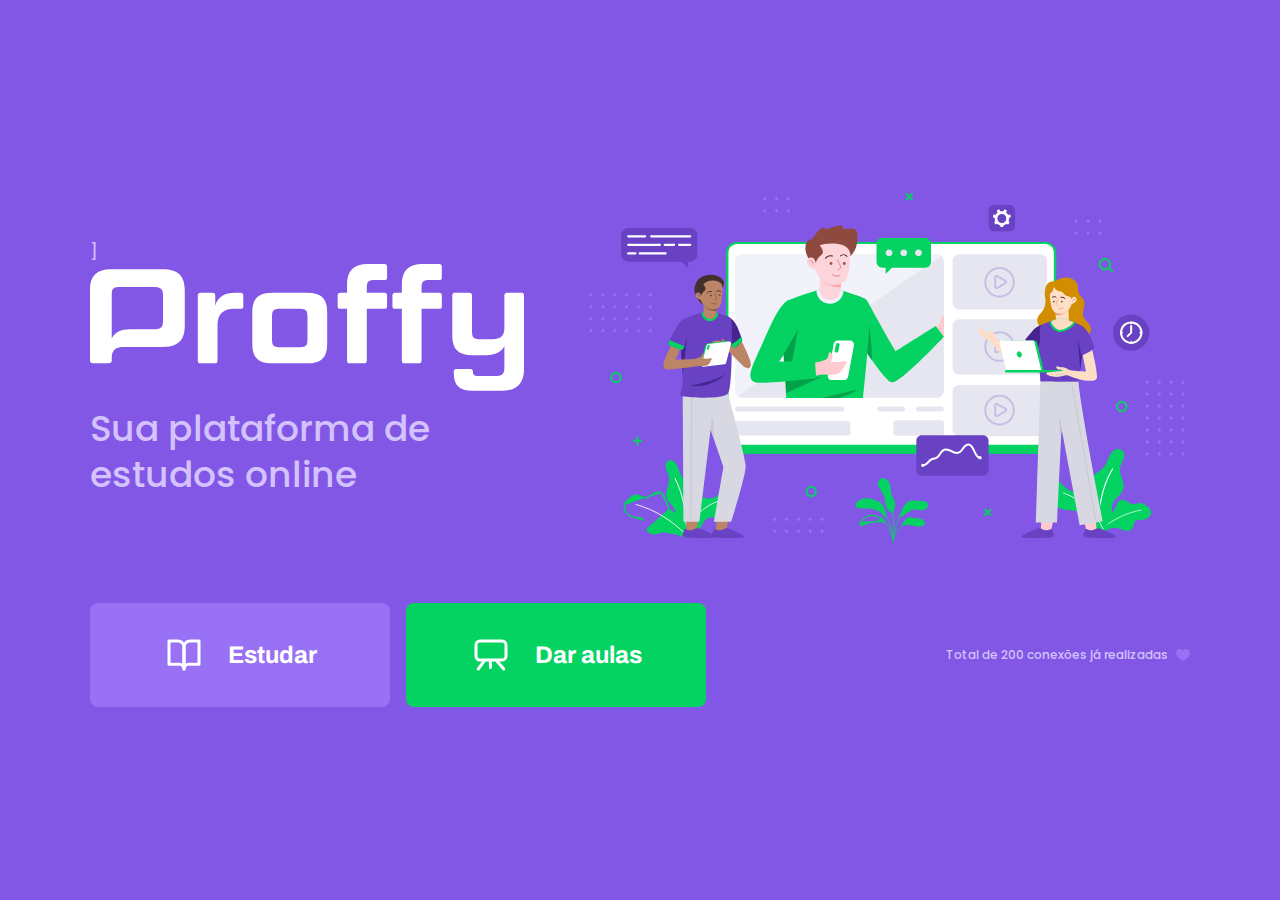
<file: index.html>
<!DOCTYPE html>
<html lang="pt-br">

<head>
  <meta charset="UTF-8">
  <meta name="viewport" content="width=device-width, initial-scale=1.0">
  
  <meta name="theme-color" content="#8257E5">

  <title>Proffy | Sua plataforma de estudos online</title>

  <link rel="shorcut icon" href="/images/favicon.png" type="image/png">

  <link rel="stylesheet" href="/styles/main.css">
  <link rel="stylesheet" href="/styles/partials/page-landing.css">

  <link href="https://fonts.googleapis.com/css2?family=Archivo:wght@400;700&amp;family=Poppins:wght@400;600&amp;display=swap" rel="stylesheet">
  
</head>

<body id="page-landing">

  <div id="container">
    <div class="logo-container">]
      <img src="/images/logo.svg" alt="Proffy">
      <h2>Sua plataforma de estudos online</h2>
    </div>

    <img class="hero-image" src="/images/landing.svg" alt="Plataforma de estudos">

    <div class="buttons-container">
      <a class="study" href="/study.html">
        <img src="/images/icons/study.svg" alt="Estudar">
        Estudar
      </a>
      <a class="give-classes" href="/give-class.html">
        <img src="/images/icons/give-classes.svg" alt="Dar aulas">
        Dar aulas
      </a>
    </div>

    <p class="total-connections">
      Total de 200 conexões já realizadas
      <img src="/images/icons/purple-heart.svg" alt="Coração roxo">
    </p>
  </div>
  
</body>

</html>
</file>
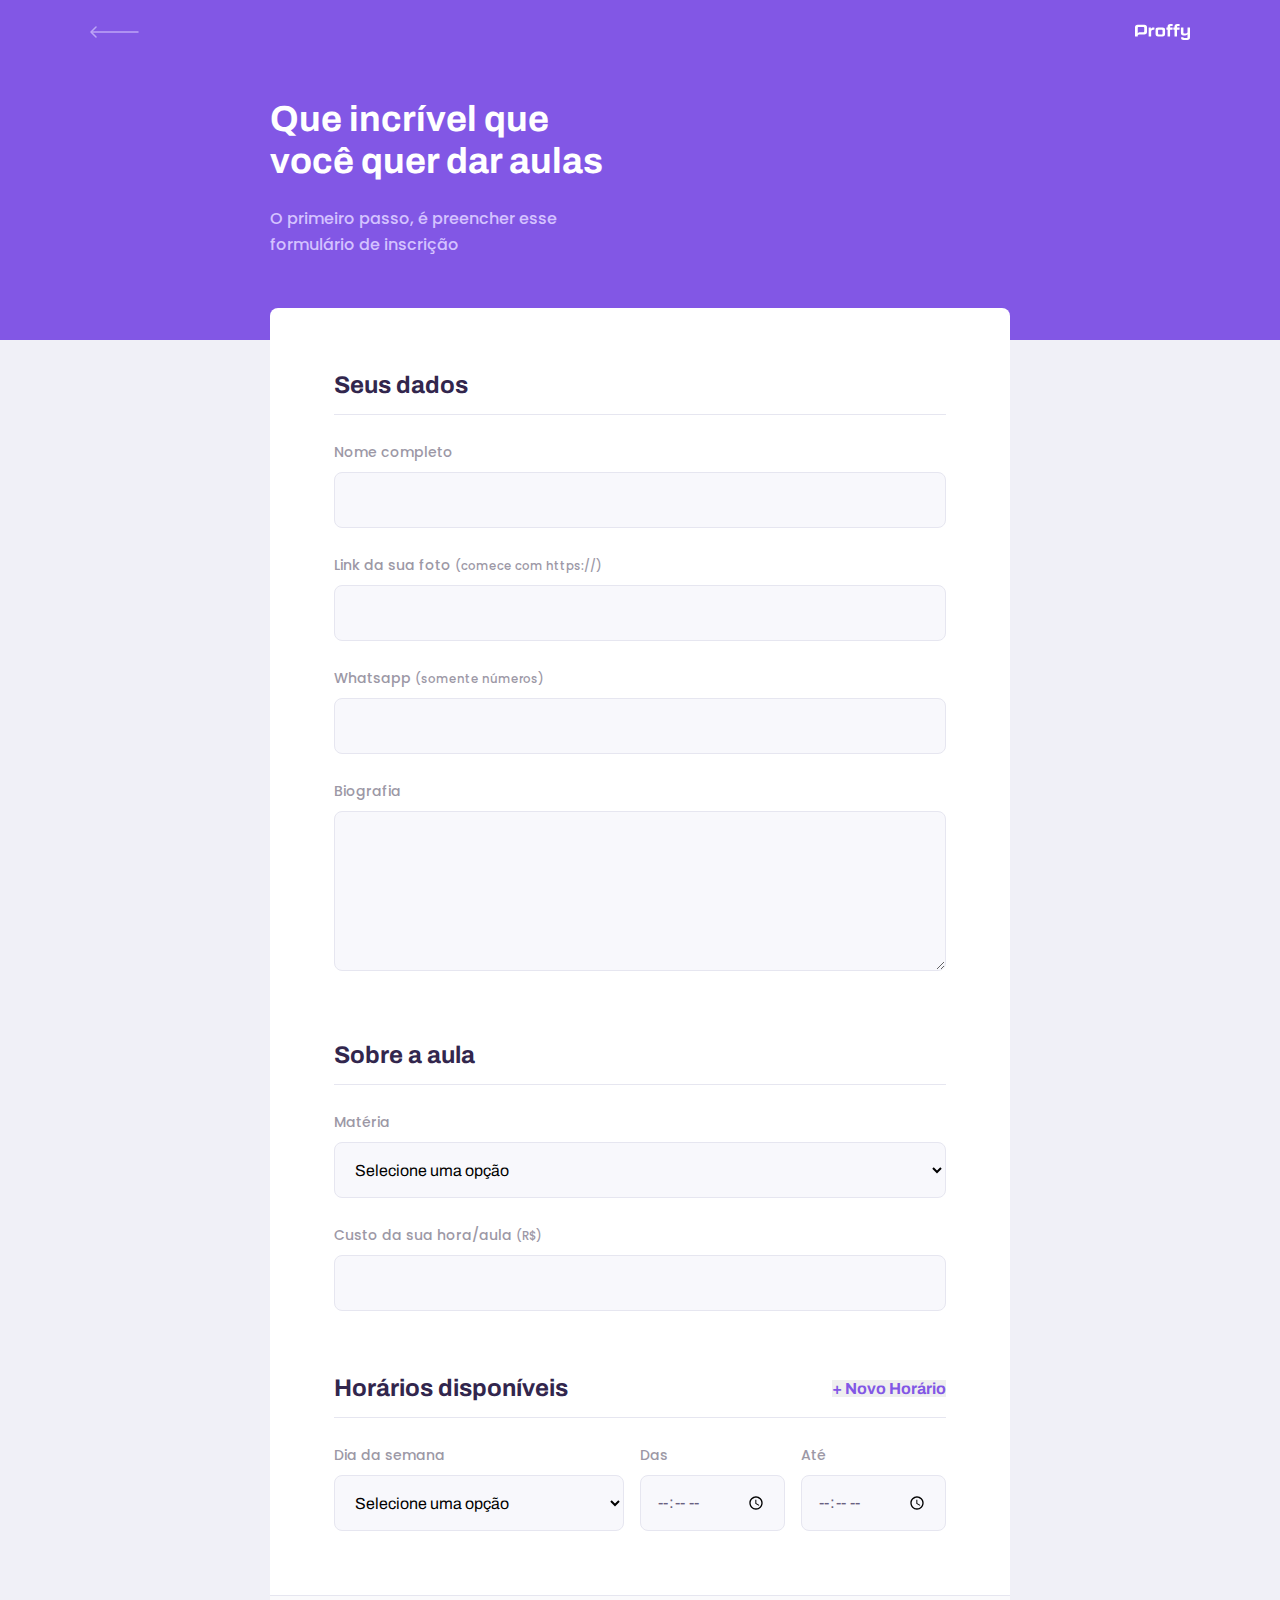
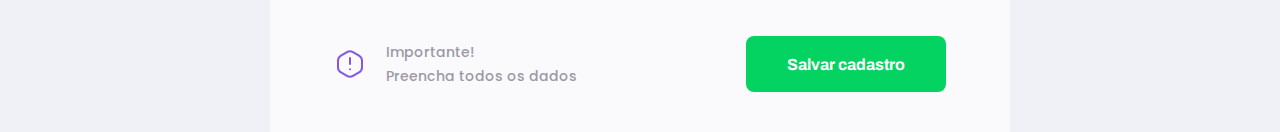
<file: give-class.html>
<!DOCTYPE html>
<html lang="pt-br">

<head>
  <meta charset="UTF-8">
  <meta name="viewport" content="width=device-width, initial-scale=1.0">
  <meta name="theme-color" content="#8257E5">

  <title>Proffy | Sua plataforma de estudos online</title>

  <link rel="shorcut icon" href="/images/favicon.png" type="image/png">

  <link rel="stylesheet" href="/styles/main.css">
  <link rel="stylesheet" href="/styles/partials/forms.css">
  <link rel="stylesheet" href="/styles/partials/header.css">
  <link rel="stylesheet" href="/styles/partials/page-give-classes.css">



  <link href="https://fonts.googleapis.com/css2?family=Archivo:wght@400;700&amp;family=Poppins:wght@400;600&amp;display=swap" rel="stylesheet">

  <script src="/scripts/addField.js" defer></script>

</head>

<body id="page-give-classes">

  <div id="container">
    <header class="page-header">
      
      <div class="top-bar-container">
        <a href="/">
          <img src="/images/icons/back.svg" alt="Voltar">
        </a>
        <img src="/images/logo.svg" alt="Proffy">
      </div>

      <div class="header-content">
        <strong>Que incrível que você quer dar aulas</strong>
        <p>O primeiro passo, é preencher esse formulário de inscrição</p>
      </div>
    </header>

    <main>
    
      <form action="" id="create-class">
        <fieldset>
          <legend>Seus dados</legend>

          <div class="input-block">
            <label for="name">Nome completo</label>
            <input name="name" id="name" required>
          </div> 

          <div class="input-block">
            <label for="avatar">Link da sua foto <small>(comece com https://)</small></label>
            <input type="avatar" id="avatar" type="url" required>
          </div>

          <div class="input-block">
            <label for="whatsapp">Whatsapp <small>(somente números)</small></label>
            <input type="whatsapp" id="whatsapp" type="number" required>
          </div>

          <div class="textarea-block">
            <label for="bio">Biografia</label>
            <textarea name="bio" id="bio" required></textarea>
          </div>
        </fieldset>

        <fieldset>
          <legend>Sobre a aula</legend>
          <div class="select-block">
            <label for="subject">Matéria</label>
            <select name="subject" id="subject" required>
              <option value="">Selecione uma opção</option>
              <option value="1">Artes</option>
              <option value="2">Biologia</option>
              <option value="3">Ciências</option>
              <option value="4">Educação Física</option>
              <option value="5">Física</option>
              <option value="6">Geografia</option>
              <option value="7">Hístoria</option>
              <option value="8">Matemática</option>
              <option value="9">Português</option>
              <option value="10">Química</option>
            </select>
          </div>

          <div class="input-block">
            <label for="cost">Custo da sua hora/aula
              <small>(R$)</small>
            </label>
            <input type="cost" id="cost" type="number" required>
          </div>
        </fieldset>

        <fieldset id="schedule-items">
          <legend>Horários disponíveis
            <button id="add-time">+ Novo Horário</button>
          </legend>

          <div class="schedule-item">
            <div class="select-block">
              <label for="weekday">Dia da semana</label>
              <select name="weekday[]" id="weekday" required>
                <option value="">Selecione uma opção</option>
                <option value="0">Domingo</option>
                <option value="1">Segunda-feira</option>
                <option value="2">Terça-feira</option>
                <option value="3">Quarta-feira</option>
                <option value="4">Quinta-feira</option>
                <option value="5">Sexta-feira</option>
                <option value="6">Sábado</option>
              </select>
            </div>

            <div class="input-block">
              <label for="time_from">Das</label>
              <input type="time" name="time_from[]" required>
            </div>

            <div class="input-block">
              <label for="time_to">Até</label>
              <input type="time" name="time_to[]" required>
            </div>

          </div>

        </fieldset>
      </form>
      
      <footer>
        <p>
          <img src="/images/icons/warning.svg" alt="Aviso importante">
          Importante! <br>
          Preencha todos os dados
        </p>
        <button type="submit" form="create-class">Salvar cadastro</button>
      </footer>
    </main>
  </div>
  
</body>

</html>
</file>
<file: styles/main.css>
:root {
  --color-background: #F0F0F7;
  --color-primary-lighter: #9871F5;
  --color-primary-light: #916BEA;
  --color-primary: #8257E5;
  --color-primary-dark: #774DD6;
  --color-primary-darker: #6842c2;
  --color-secondary: #04D361;
  --color-secondary-dark: #04BF58;
  --color-title-in-primary: #FFFFFF;
  --color-text-in-primary: #D4C2FF;
  --color-text-title: #32264D;
  --color-text-complement: #9C98A6;
  --color-text-base: #6A6180;
  --color-line-in-white: #E6E6F0;
  --color-input-background: #F8F8FC;
  --color-button-text: #FFFFFF;
  --color-box-base: #FFFFFF;
  --color-box-footer: #FAFAFC;
  --color-small-info: #C1BCCC;
  font-size: 60%; /* controle das medidas rem */
}

* {
  margin: 0;
  padding: 0;
  box-sizing: border-box;
}

html,
body {
  height: 100vh;
}

body{
  background: var(--color-background);
  display: flex;
  align-items: center;
  justify-content: center;
}


body,
input,
button,
textarea {
  font: 500 1.6rem Poppins;
  color: var(--color-text-base);
}


#container {
  width: 90vw;
  max-width: 700px;
}


@media (min-width: 700px) {
  :root {
    font-size: 62.5%;
  }
}
</file>
<file: styles/partials/page-landing.css>
#page-landing {
  background: var(--color-primary);
}


#page-landing #container {
  color: var(--color-text-in-primary);
}


.logo-container img {
  height: 10rem;
}


.logo-container {
  text-align: center;
  margin-bottom: 3.2rem;
}


.logo-container h2 {
  font-weight: 500;
  font-size: 3.6rem;
  line-height: 4.6rem;
  margin-top: 0.8rem;
}


.hero-image {
  width: 100%;
}


.buttons-container {
  display: flex;
  justify-content: center;

  margin: 3.2rem 0;
}


.buttons-container a {
  width: 30rem;
  height: 10.4rem;

  border-radius: 0.8rem;
  margin-right: 1.6rem;

  font: 700 2.4rem Archivo;

  display: flex;
  align-items: center;
  justify-content: center;

  text-decoration: none;

  transition: background 0.2s;

  color: var(--color-button-text);
}


.buttons-container a img {
  width: 4rem;
  margin-right: 2.4rem;
}


.buttons-container a.study {
  background: var(--color-primary-lighter);
}


.buttons-container a.study:hover{
  background: var(--color-primary-light);
}


.buttons-container a.give-classes{
  background: var(--color-secondary);
  margin-right: 0;
}


.buttons-container a.give-classes:hover {
  background: var(--color-secondary-dark);
}

.total-connections {
  font-size: 1.8rem;

  display: flex;
  align-items: center;
  justify-content: center;
}

.total-connections img {
  margin-left: 0.8rem;
}


@media (max-width: 699px) {
  :root {
    font-size: 40%;
  }
}


@media (min-width: 1100px) {
  #page-landing #container {
    max-width: 1100px;
    display: grid;
    grid-template-columns: 2fr 1fr 2fr;
    grid-template-rows: 350px 1fr;

    grid-template-areas:
    "proffy image image"
    "button button texting";

    gap: 60px;
  }


  .logo-container {
    grid-area: proffy;
    text-align: initial;
    align-self: center;

    margin: 0;
  }


  .logo-container img {
    height: 127px;
  }


  .hero-image {
    grid-area: image;
    height: 350px;
  }


  .buttons-container {
    grid-area: button;
    justify-content: flex-start;
    margin: 0;
  }


  .total-connections {
    grid-area: texting;
    justify-self: end;
    font-size: 1.2rem;
  }
}
</file>
<file: styles/partials/forms.css>
.select-block label,
.input-block label,
.textarea-block label {
  font-size: 1.4rem;
  color: var(--color-text-complement);
}


.input-block input,
.select-block select,
.textarea-block textarea {
  width: 100%;
  height: 5.6rem;
  margin-top: 0.8rem;
  border-radius: 0.8rem;
  background: var(--color-input-background);
  border: 1px solid var(--color-line-in-white);
  outline: 0;
  padding: 0 1.6rem;
  font: 1.6rem Archivo;
}


.textarea-block textarea {
  padding: 1.2rem 1.6rem;
  height: 16rem;
  resize: vertical;
}


.input-block,
.textarea-block {
  position: relative;
}


.input-block:focus-within::after,
.textarea-block:focus-within::after {
  content: "";

  width: calc(100% - 3.2rem);
  height: 2px;
  background: var(--color-primary-light);
  position: absolute;
  left: 1.6rem;
  right: 1.6rem;
  bottom: 0;
}
</file>
<file: styles/partials/header.css>
.page-header {
  background: var(--color-primary);

  display: flex;
  flex-direction: column;
}


.page-header .top-bar-container {
  width: 90%;

  margin: 0 auto;

  display: flex;
  align-items: center;
  justify-content: space-between;

  padding: 1.6rem 0;
}


.page-header .top-bar-container a {
  height: 3.2rem;
  transition: opacity 1.6rem;
}


.page-header .top-bar-container a:hover {
  opacity: 0.6;
}


.page-header .top-bar-container > img {
  height: 1.6rem;
}


.page-header .header-content {
  width: 90%;
  margin: 3.2rem auto;

  position: relative;
}


.page-header .header-content strong {
  font: 700 3.6rem Archivo;
  line-height: 4.2rem;
  color: var(--color-title-in-primary);
}


.page-header .header-content p {
  max-width: 30rem;
  font-size: 1.6rem;
  line-height: 2.6rem;
  color: var(--color-text-in-primary);
  margin-top: 2.4rem;
}


@media (min-width:700px) {
  .page-header {
    height:  340px;
  }


  .page-header .top-bar-container {
    max-width: 1100px;
  }


  .page-header .header-content {
    max-width: 740px;

    margin: 0 auto;

    flex: 1 1;
    padding-bottom: 48px;
    display: flex;
    flex-direction: column;
    justify-content: center;
  }


  .page-header .header-content strong {
    max-width: 350px;
  }
}
</file>
<file: styles/partials/page-give-classes.css>
#page-give-classes #container {
  width: 100vw;
  height: 100vh;
}


#page-give-classes .page-header .header-content {
  margin-bottom: 6.4rem;
}


#page-give-classes main {
  background: var(--color-box-base);
  width: 100%;
  max-width: 74rem;
  border-radius: 0.8rem;
  margin: -3.2rem auto 3.2rem;
  padding-top: 6.4rem;
}


#page-give-classes fieldset {
  border: none;

  padding: 0 2.4rem;
}


#page-give-classes fieldset legend {
  font: 700 2.4rem Archivo;
  color: var(--color-text-title);
  margin-bottom: 2.4rem;

  display: flex;
  align-items: center;
  justify-content: space-between;

  width:  100%;

  padding-bottom: 1.6rem;
  border-bottom: 1px solid var(--color-line-in-white);
}


#page-give-classes fieldset legend button {
  background-color: none;
  border: 0;

  color: var(--color-primary);

  font: 700 1.6rem Archivo;

  cursor: pointer;

  transition: 0.2s;
}


#page-give-classes fieldset legend button:hover {
  color: var(--color-primary-dark);
}

#page-give-classes fieldset+fieldset {
  margin-top: 6.4rem;
}


#page-give-classes .input-block+.input-block,
#page-give-classes .input-block+.textarea-block,
#page-give-classes .select-block+.input-block {
  margin-top: 2.4rem;
}


#page-give-classes main footer {
  padding: 4rem 2.4rem;

  background: var(--color-box-footer);
  border-top: 1px solid var(--color-line-in-white);
  margin-top: 6.4rem;
}


#page-give-classes main footer p {
  display: flex;
  align-items: center;
  justify-content: center;

  font-size: 1.4rem;
  line-height: 2.4rem;

  color: var(--color-text-complement);
}


#page-give-classes main footer p img {
  margin-right: 2rem;
}


#page-give-classes main footer button {
  width: 100%;
  height: 5.6rem;
  background: var(--color-secondary);
  color: var(--color-button-text);
  border: 0;
  border-radius: 0.8rem;
  cursor: pointer;
  font: 700 1.6rem Archivo;

  display: flex;
  align-items: center;
  justify-content: center;
  text-decoration: none;

  transition: 0.2s;
  margin-top: 3.2rem;
}


#page-give-classes main footer button:hover {
  background: var(--color-secondary-dark);
}


.schedule-item+.schedule-item {
  margin-top: 3.2rem;
  padding-top: 3.2rem;

  border-top: 1px solid var(--color-line-in-white);
}

@media (min-width: 700px) {
  #page-give-classes #container {
    max-width: 100vw;
  }


  #page-give-classes .page-header .header-content {
    margin-bottom: 0;
  }


  #page-give-classes main fieldset {
    padding: 0 64px;
  }


  .schedule-item {
    display: grid;
    grid-template-columns: 2fr 1fr 1fr;
    column-gap: 1.6rem;
  }

  #page-give-classes #schedule-items .select-block+.input-block,
  #page-give-classes #schedule-items .input-block+.input-block {
    margin-top: 0;
  }


  #page-give-classes main footer {
    padding: 40px 64px;

    display: flex;
    justify-content: space-between;
  }


  #page-give-classes main footer button {
    margin-top: 0;

    width: 200px;
  }
}
</file>
